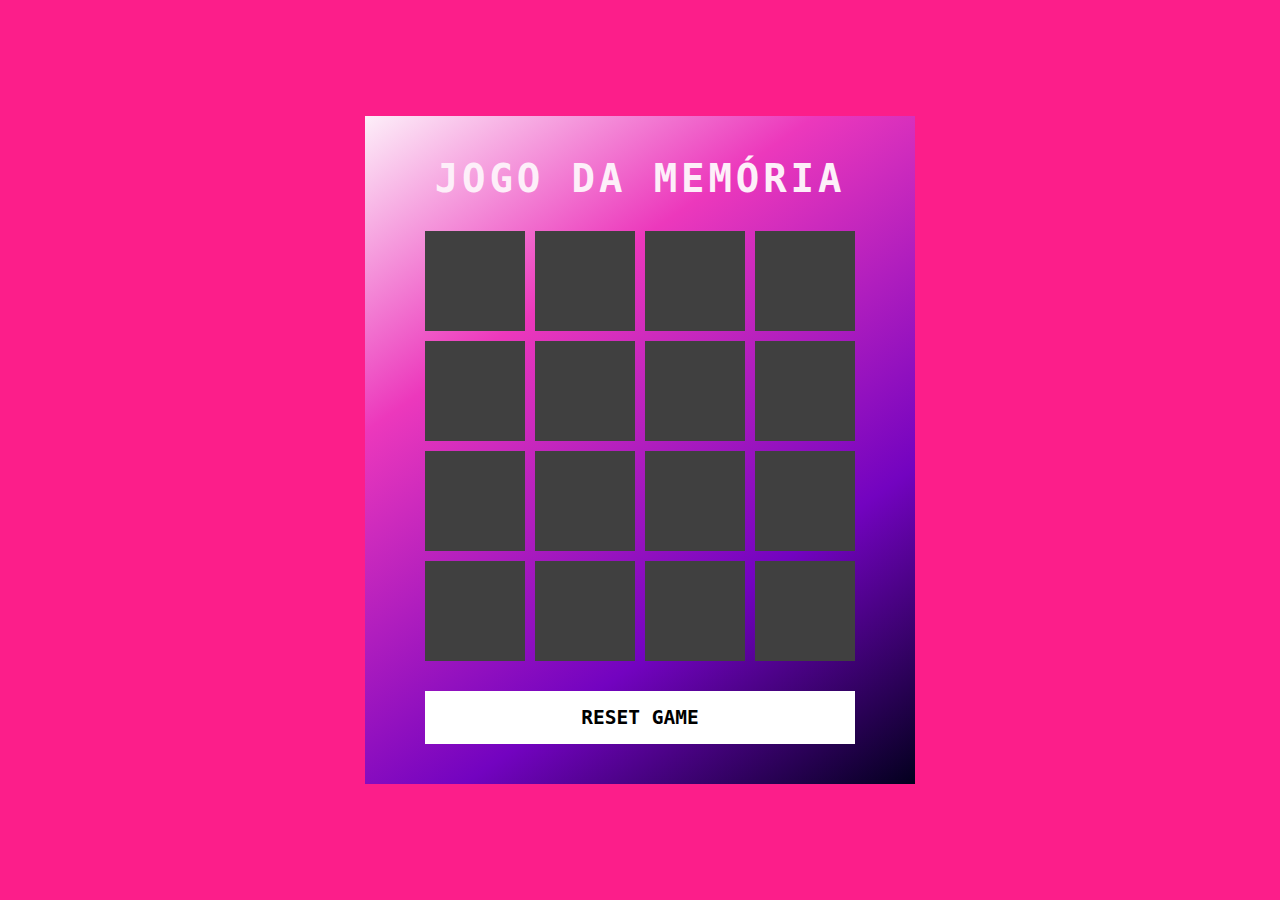
<file: Memory_game/index.html>
<!DOCTYPE html>
<html lang="en">
<head>
    <meta charset="UTF-8">
    <meta name="viewport" content="width=device-width, initial-scale=1.0">
    <title>Jogo da Memória</title>

    <link rel="stylesheet" href="./src/styles/styles.css"></lin>
    <link rel="stylesheet" href="./src/styles/reset.css"></lin>
    
</head>
<body>
    <div class="container">
        <h2>JOGO DA MEMÓRIA</h2>
        
        <div class="game"></div>
        
        <button class="reset" onclick="window.location.reload()">
            RESET GAME
        </button>
    </div>
    

    <script src="./src/scripts/engine.js"></script>
</body>
</html>
</file>
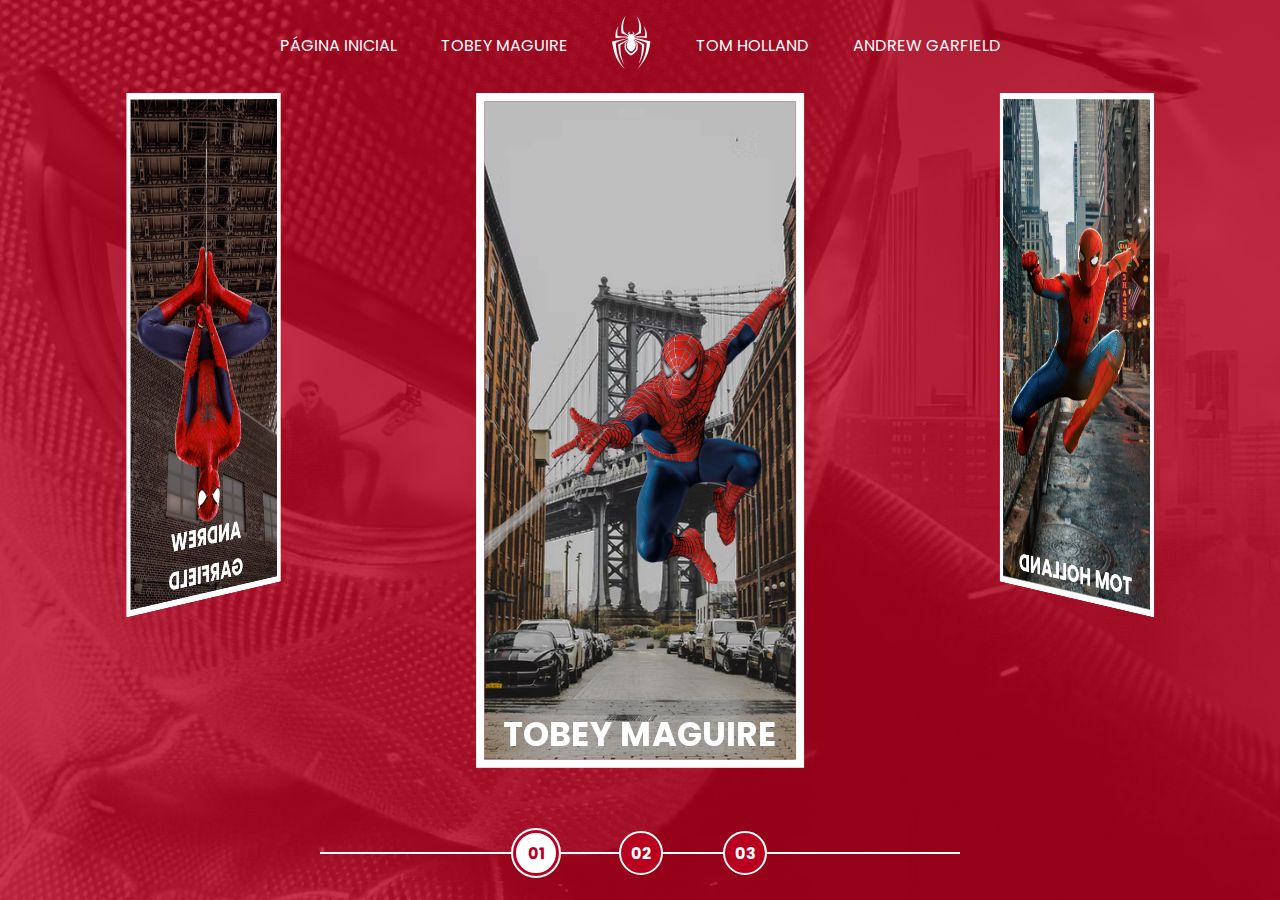
<file: Multiverso_Spider_Man/index.html>
<!DOCTYPE html>
<html lang="pt-br">
<head>
  <meta charset="UTF-8">
  <meta http-equiv="X-UA-Compatible" content="IE=edge">
  <meta name="viewport" content="width=device-width, initial-scale=1.0">
  <link rel="stylesheet" href="./assets/css/home-page-styles.css">
  <script src="./assets/scripts/script.js"></script>
  <title>Spider-Man | Multiversos</title>
</head>
<body>
  <nav class="s-menu">
    <ul>
      <li class="s-menu__item">
        <a href="/">Página Inicial</a>
      </li>
      <li class="s-menu__item">
        <a href="#">Tobey Maguire</a>
      </li>
      <li class="s-menu__item s-menu__icon">
        <img src="./assets/images/icons/spider.svg" alt="Spider-Man Multiverse">
      </li>
      <li class="s-menu__item">
        <a href="#">Tom Holland</a>
      </li>
      <li class="s-menu__item">
        <a href="#">Andrew Garfield</a>
      </li>
    </ul>
  </nav>
  <div class="s-container">
    <div class="s-cards-carousel" style="transform: translateZ(-40vw) rotateY(0deg);">
      <a href="./pages/tobey-maguire/spiderman1.html" class="s-card" id="spider-man-01">
        <img class="s-card__background" src="./assets/images/pic-sm-bg-01.jpg">
        <img class="s-card__image" src="./assets/images/spider-man-01.png" alt="Tobey Maguire">
        <h2 class="s-card__title">Tobey Maguire</h2>
      </a>
      <a href="./pages/tom-holland/spiderman1.html" class="s-card" id="spider-man-02">
        <img class="s-card__background" src="./assets/images/pic-sm-bg-02.jpg">
        <img class="s-card__image" src="./assets/images/spider-man-02.png" alt="Tom Holland">
        <h2 class="s-card__title">Tom Holland</h2>
      </a>
      <a href="./pages/andrew-garfield/spiderman1.html" class="s-card" id="spider-man-03">
        <img class="s-card__background" src="./assets/images/pic-sm-bg-03.jpg">
        <img class="s-card__image" src="./assets/images/spider-man-03.png" alt="Andrew Garfield">
        <h2 class="s-card__title">Andrew Garfield</h2>
      </a>
    </div>
  </div>

  <div class="s-controller">
    <div id="1" onclick="selectCarouselItem(this)" class="s-controller__button s-controller__button--active">
      01
    </div>
    <div id="2" onclick="selectCarouselItem(this)" class="s-controller__button">
      02
    </div>
    <div id="3" onclick="selectCarouselItem(this)" class="s-controller__button">
      03
    </div>
    <div class="s-controller__line"></div>
  </div>
</body>
</html>
</file>
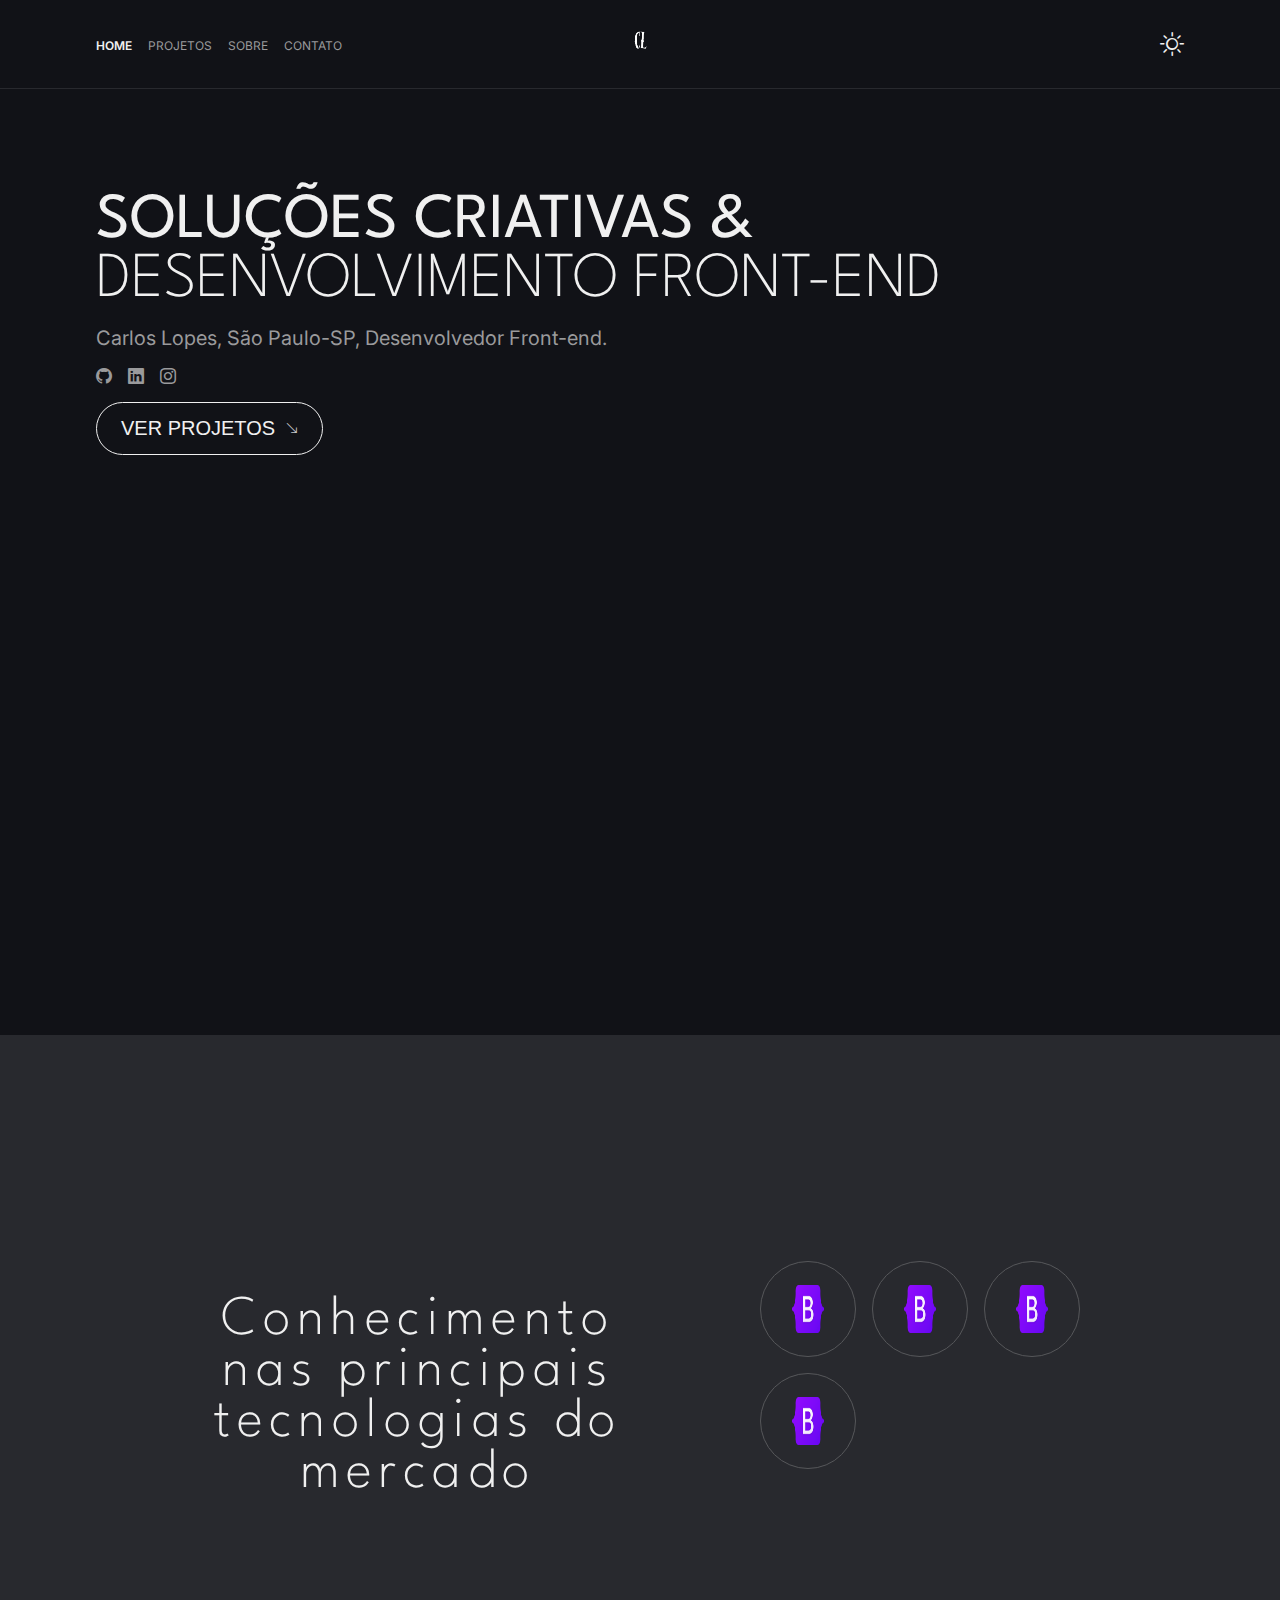
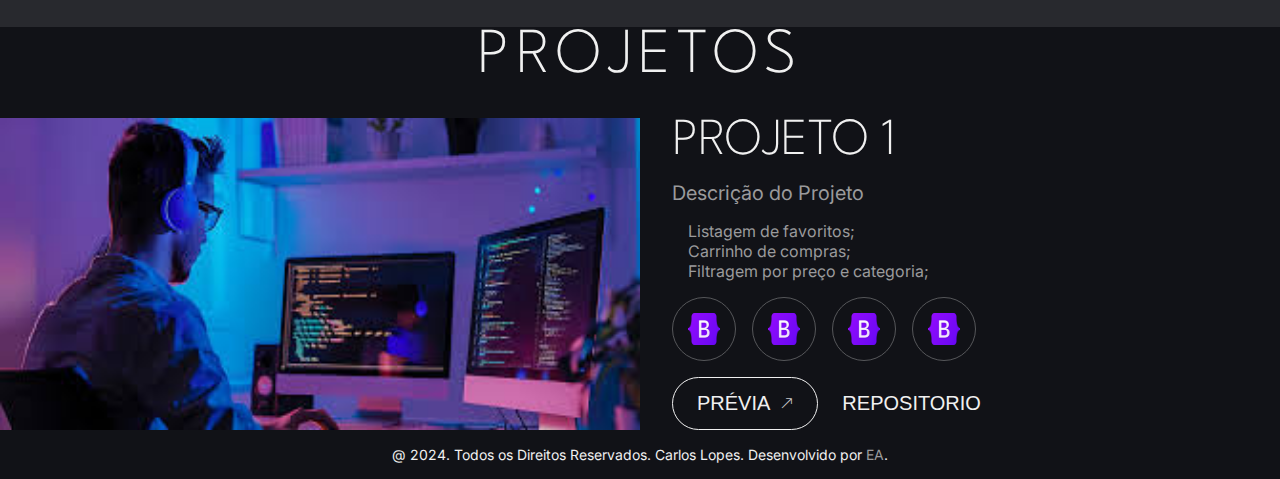
<file: Portifolio/index.html>
<!DOCTYPE html>
<html lang="pt-br" data-theme="dark">
<head>
    <meta charset="UTF-8">
    <meta name="viewport" content="width=device-width, initial-scale=1.0">
    <title>Carlos Lopes | Portifolio</title>
    <meta name="description" content="Portifolio do desenvolvedor front-end Carlos Lopes para compartilhar projetos">

    <link rel="shortcut icon" href="assets/image/favicon-16x16.png" type="image/x-icon">
    <link rel="stylesheet" href="https://cdn.jsdelivr.net/npm/bootstrap-icons@1.11.3/font/bootstrap-icons.min.css">
    <link rel="stylesheet" href="assets/css/styles.css">
</head>
<body>
    <header class="header">
        <nav class="header__nav">
            <ul class="menu menu--principal">
                <li class="menu__item">
                    <a class="menu__link active" href="#home">
                        
                        <span class="menu__text">Home</span>
                    </a>
                </li>
                <li class="menu__item">
                    <a class="menu__link" href="#projeto">
                        
                        <span class="menu__text">Projetos</span>
                    </a>
                </li>
                <li class="menu__item">
                    <a class="menu__link" href="#sobre">
                        
                        <span class="menu__text">Sobre</span>
                    </a>
                </li>
                <li class="menu__item">
                    <a class="menu__link" href="#contato">
                        
                        <span class="menu__text">Contato</span>
                    </a>
                </li>
            </ul>
        </nav>
        <div class="header__brand">
            <img class="brand__logo" src="assets/image/Logo EA.png" alt="Logo EA">
        </div>
        <div class="header__toggle">
        <i id="toggleTheme" class="bi bi-brightness-high"></i>
        </div>
    </header>
    <nav class="nav--mobile">
        <ul class="menu menu--mobile">
            <li class="menu__item">
                <a class="menu__link active" href="#home">
                    <i class="menu__icon bi bi-house-door"></i>
                    <span class="menu__text">Home</span>
                </a>
            </li>
            <li class="menu__item">
                <a class="menu__link" href="#projeto">
                    <i class="menu__icon bi-window-stack"></i>
                    <span class="menu__text">Projetos</span>
                </a>
            </li>
            <li class="menu__item">
                <a class="menu__link" href="#sobre">
                    <i class="menu__icon bi bi-person"></i>
                    <span class="menu__text">Sobre</span>
                </a>
            </li>
            <li class="menu__item">
                <a class="menu__link" href="#contato">
                    <i class="menu__icon bi bi-envelope"></i>
                    <span class="menu__text">Contato</span>
                </a>
            </li>
        </ul>
    </nav>
    <main>
        <div class="main__content1">
            <h1><b>Soluções Criativas &</b> Desenvolvimento Front-end</h1>
            <p>Carlos Lopes, São Paulo-SP, Desenvolvedor Front-end.</p>
            <ul class="menu menu--social">
                <li>
                    <a class="menu__link" href="">
                        <i class="menu__icon bi bi-github"></i>
                    </a>
                </li>
                <li>
                    <a class="menu__link" href="">
                        <i class="menu__icon bi bi-linkedin"></i>
                    </a>
                </li>
                <li>
                    <a class="menu__link" href="">
                        <i class="menu__icon bi bi-instagram"></i>
                    </a>
                </li>
            </ul>
            <button class="btn btn--primary">
                <span>Ver Projetos</span>
                <i class="bi bi-arrow-down-right"></i>
            </button>
        </div>
        <div class="main__content2">
            <iframe src="https://www.youtube.com/embed/HXKz2-Sohfo?si=O5MLQMnerbTmo4lD" title="YouTube video player" frameborder="0" allow="accelerometer; autoplay; clipboard-write; encrypted-media; gyroscope; picture-in-picture; web-share" referrerpolicy="strict-origin-when-cross-origin" allowfullscreen></iframe>
        </div>
    </main>
    <section class="skills">
        <h2>Conhecimento nas principais tecnologias do mercado</h2>
        <ul class="skills__list">
            <li class="skills__item">
                <img class="skills__logo" src="assets/image/Bootstrap.png" alt="Bootstrap">
            </li>
            <li class="skills__item">
                <img class="skills__logo" src="assets/image/Bootstrap.png" alt="Bootstrap">
            </li>
            <li class="skills__item">
                <img class="skills__logo" src="assets/image/Bootstrap.png" alt="Bootstrap">
            </li>
            <li class="skills__item">
                <img class="skills__logo" src="assets/image/Bootstrap.png" alt="Bootstrap">
            </li>
        </ul>
    </section>
    <section id="projects">
        <h2>Projetos</h2>
        <div class="projects__card">
            <img class="card__1" src="assets/image/images.jpg" alt="Project1">
            <div class="card__body">
                <h3 class="card__title">Projeto 1</h3>
                <p class="card__description">Descrição do Projeto</p>
                <ul class="card__list">
                    <li>Listagem de favoritos;</li>
                    <li>Carrinho de compras;</li>
                    <li>Filtragem por preço e categoria;</li>
                </ul>
                <ul class="skills__list">
                    <li class="skills__item">
                        <img class="skills__logo" src="assets/image/Bootstrap.png" alt="Bootstrap">
                    </li>
                    <li class="skills__item">
                        <img class="skills__logo" src="assets/image/Bootstrap.png" alt="Bootstrap">
                    </li>
                    <li class="skills__item">
                        <img class="skills__logo" src="assets/image/Bootstrap.png" alt="Bootstrap">
                    </li>
                    <li class="skills__item">
                        <img class="skills__logo" src="assets/image/Bootstrap.png" alt="Bootstrap">
                    </li>
                </ul>
                <div class="card__buttons">
                    <button class="btn btn--primary"> 
                        <span>Prévia</span>
                        <i class="bi bi-arrow-up-right"></i>
                    </button>
                    <button class="btn"> 
                        <span>Repositorio</span>
                    </button>
                </div>    
            </div>
        </div>

    </section>

    <footer>
        <p>
            @ 2024. Todos os Direitos Reservados. Carlos Lopes. Desenvolvido por <a href="https://github.com/Car-Lopes">EA</a>.
        </p>
    </footer>
    
    <script src="assets/js/scripts.js"></script>
</body>
</html>
</file>
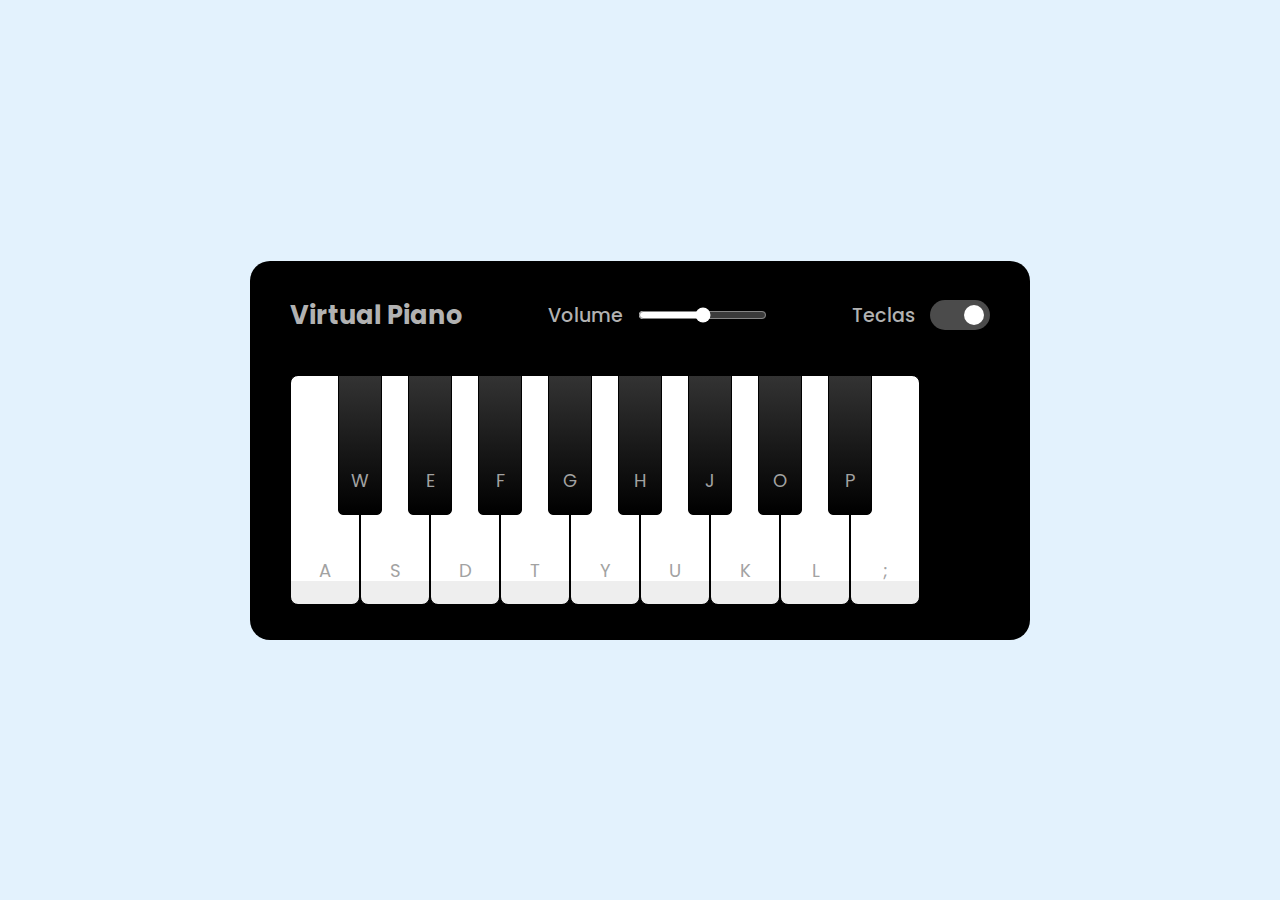
<file: Simulador_Piano/index.html>
<!DOCTYPE html>
<html lang="pt-br">
<head>
    <meta charset="UTF-8">
    <meta name="viewport" content="width=device-width, initial-scale=1.0">
    <title>Simulador de Piano</title>

    <!-- fonts -->
    <link rel="preconnect" href="https://fonts.googleapis.com">
    <link rel="preconnect" href="https://fonts.gstatic.com" crossorigin>
    <link href="https://fonts.googleapis.com/css2?family=Poppins:ital,wght@0,100;0,200;0,300;0,400;0,500;0,600;0,700;0,800;0,900;1,100;1,200;1,300;1,400;1,500;1,600;1,700;1,800;1,900&display=swap" rel="stylesheet">


    <!-- styles -->
    <link rel="stylesheet" href="./src/styles/reset.css">
    <link rel="stylesheet" href="./src/styles/main.css">
</head>
<body>
    <div class="container">
        <header>
            <h2>Virtual Piano</h2>
            <div class="column volume-slider">
                <span>Volume</span> <input type="range" min="0" max="1" value="0.5" step="any">
            </div>
            <div class="column keys-check">
                <span>Teclas</span> <input type="checkbox" checked>
            </div>
        </header>

        <ul class="piano-keys">
            <li class="key white" data-key="a"><span>a</span></li>
            <li class="key black" data-key="w"><span>w</span></li>
            <li class="key white" data-key="s"><span>s</span></li>
            <li class="key black" data-key="e"><span>e</span></li>
            <li class="key white" data-key="d"><span>d</span></li>
            <li class="key black" data-key="f"><span>f</span></li>
            <li class="key white" data-key="t"><span>t</span></li>
            <li class="key black" data-key="g"><span>g</span></li>
            <li class="key white" data-key="y"><span>y</span></li>
            <li class="key black" data-key="h"><span>h</span></li>
            <li class="key white" data-key="u"><span>u</span></li>
            <li class="key black" data-key="j"><span>j</span></li>
            <li class="key white" data-key="k"><span>k</span></li>
            <li class="key black" data-key="o"><span>o</span></li>
            <li class="key white" data-key="l"><span>l</span></li>
            <li class="key black" data-key="p"><span>p</span></li>
            <li class="key white" data-key=";"><span>;</span></li>
        </ul>

    </div>

    
    <script src="./src/script/engine.js" defer></script>
</body>
</html>
</file>
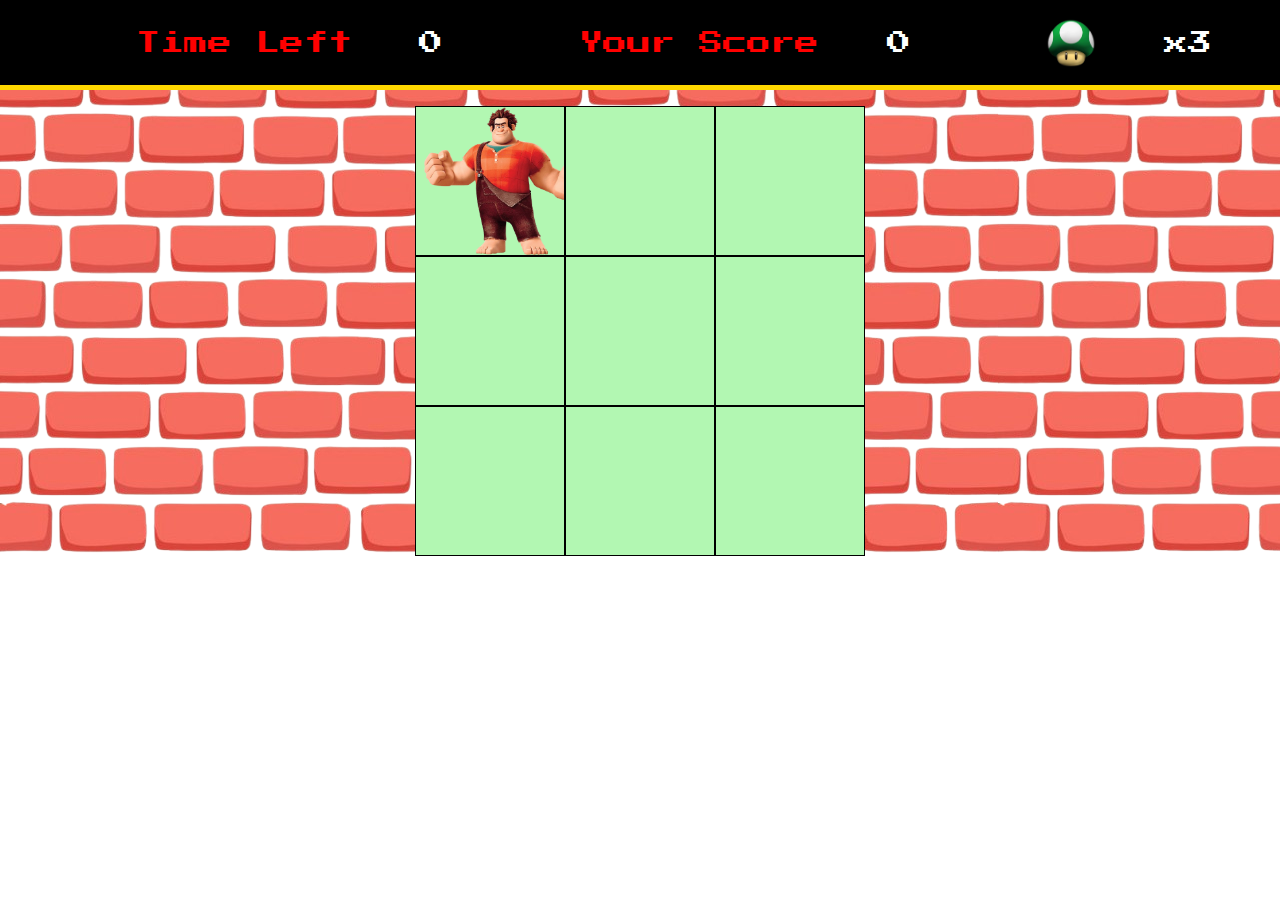
<file: Gamer/Detona_ralph/index.html>
<!DOCTYPE html>
<html lang="pt-br">
<head>
    <!-- sets -->
    <meta charset="UTF-8">
    <meta name="viewport" content="width=device-width, initial-scale=1.0">
    <title>Detona-Ralph</title>

    <!-- fonts -->
    <link rel="preconnect" href="https://fonts.googleapis.com">
    <link rel="preconnect" href="https://fonts.gstatic.com" crossorigin>
    <link href="https://fonts.googleapis.com/css2?family=Press+Start+2P&family=Raleway:ital,wght@0,100..900;1,100..900&display=swap" rel="stylesheet">

    <!-- styles -->
    <link rel="stylesheet" href="./src/styles/reset.css">
    <link rel="stylesheet" href="./src/styles/main.css">
</head>
<body>
    
    <div class="container">
        <div class="menu">
            <div class="menu-time"></div>
                <h2 style="color:red">Time Left</h2>
                <h2 id="time-left">0</h2>
            <div class="menu-score"></div>
                <h2 style="color:red">Your Score</h2>
                <h2 id="score">0</h2>
            <div class="menu-lives"></div>
                <img src="./src/image/vidas-removebg-preview.png" alt="jogador" height="50px">
                <h2>x3</h2>
        </div>
        <div class="panel">
            <div class="panel-row">
                <div class="square enemy" id="1"></div>
                <div class="square" id="2"></div>
                <div class="square" id="3"></div>
            </div>
            
            <div class="panel-row">
                <div class="square" id="4"></div>
                <div class="square" id="5"></div>
                <div class="square" id="6"></div>
            </div>

            <div class="panel-row">
                <div class="square" id="7"></div>
                <div class="square" id="8"></div>
                <div class="square" id="9"></div>
            </div>




        </div>

    </div>


    <script defer src="./src/scripts/engine.js"></script>
</body>
</html>
</file>
<file: Memory_game/src/styles/styles.css>
body {
    display: flex;
    justify-content: center;
    align-items: center;
    min-height: 100vh;
    background: #fc1e8a;
    user-select: none;
}

.container {
    position: relative;
    display: flex;
    flex-direction: column;
    justify-content: center;
    align-items: center;
    gap: 30px;
    background: linear-gradient(325deg,#03001e 0%,#7303c0 30%, #ec38bc 70%, #fdeff9 100%);
    padding: 40px 60px;
}

h2 {
    font-size: 3em;
    color: #fdeff9;
    text-transform: uppercase;
    letter-spacing: 0.1em;
}

.reset {
    padding: 15px 20px;
    width: 100%;
    color: #000;
    background-color: #fff;
    border: none;
    font-size: 1.5em;
    text-transform: uppercase;
    cursor: pointer;
    font-weight: 600;
}

.reset:focus{
    color: #ec38bc;
    background-color: #262826
}

.game {
    /*border: 1px solid red;*/
    width: 430px;
    height: 430px;
    display: flex;
    flex-wrap: wrap;
    gap: 10px;
    transform-style: preserve-3d;
    perspective: 500px;
}

.item {
    position: relative;
    width: 100px;
    height: 100px;
    display: flex;
    align-items: center;
    justify-content: center;
    background-color: #fff;
    font-size: 3em;
    transform: rotateY(180deg);
    transition: 0.25s;
}

.item::after {
    content: "";
    position: absolute;
    inset: 0;
    background: #404040;
   /* opacity: 0.85;*/
    transition: 0.25s;
    transform: rotateY(0deg);
    backface-visibility: hidden;
}

.item.boxOpen {
    transform: rotateY(0deg);
}

.boxOpen::after,
.boxMath::after {
    transform: rotateY(180deg);
}
</file>
<file: Portifolio/assets/css/styles.css>
/* Fonts */
@import url('https://fonts.googleapis.com/css2?family=Inter:ital,opsz,wght@0,14..32,100..900;1,14..32,100..900&display=swap');
@import url('https://fonts.googleapis.com/css2?family=League+Spartan:wght@100..900&display=swap');

/* variaveis de paleta de cores*/
:root, :root[data-theme='dark'] {
    --primary-color: #F0F0F0;
    
    --primary-bg-color: #111217;    
    --secondary-bg-color: #28292E;
    --primary-border-color: #28292E;
    --secondary-border-color: #56575A;

    --title-color: #9A9A9C;
    --text-color: #9A9A9C;
    --link-color: #9A9A9C;
    --icon-color: #C7C8C9;
}

:root[data-theme='light'] {
    --primary-color: #0B0B0F;
    
    --primary-bg-color: #E9E9E9;    
    --secondary-bg-color: #C7C8C9;
    --primary-border-color: #C7C8C9;
    --secondary-border-color: #C7C8C9;

    --title-color: #08080F;
    --text-color: #28292E;
    --link-color: #28292E;
    --icon-color: #56575A;
}

html[data-theme='light'] .brand__logo {
    filter: invert();
}


* {
    margin: 0;
    padding: 0;
    /* background-color: aquamarine; */
    box-sizing: border-box; /* O tomanho total do elemento tanto borda e conteudo preencha dentro da dimensão estipulado */
    vertical-align: baseline; /* centralizado */
    list-style: none; /*para não ficar marcação quando inserir uma lista */
}

body {
    background: var(--primary-bg-color);
    font-family: 'Inter', Tahoma, Geneva, Verdana, sans-serif;
}

a {
    text-decoration: none;
    color: var(--text-color);
}

a:hover {
    color: var(--primary-color);
    font-weight: 600;
}

i {
    color: var(--icon-color);
}

p {
    text-decoration: none;
    color: var(--text-color);
    font-size: 1.25rem;
    text-align: justify;
}


b {
    font-weight: 400;
}

h1 {
    font-size: 2.5rem;
    font-weight: 200;
}

h2 {
    font-size: 2rem;
    text-align: center;
    margin-bottom: 2rem;
}

h1, h2, h3 {
    font-family: 'League Spartan', Tahoma, Geneva, Verdana, sans-serif;
    color: var(--primary-color);
    text-transform: uppercase;
    font-weight: 200;
}


.header {
    display: flex;
    flex-flow: row wrap;
    justify-content: space-between;
    align-items: center;
    width: 100%;
    padding: 0.5rem 1rem;
}

.header__toggle {
    display: flex;
    justify-content: flex-end;
}

.header__brand .brand__logo {
    width: 3.25rem;
    height: 3.25rem;
}

#toggleTheme {
    font-size: 1.5rem;
    color: var(--primary-color);
    cursor: pointer;
    transition: ease-in-out .4s;
}

.menu {
    display: flex;
    align-items: center;
    background: var(--primary-bg-color);
}

.menu__item {
    width: 100%;
}

.menu--mobile {
    width: 100vw;
    position: fixed;
    bottom: 0;
    justify-content: space-between;
    border-top: 1px solid var(--primary-border-color);
}

.menu--mobile .menu__link {
    display: flex;
    flex-direction: column;
    justify-content: center;
    align-items: center;
    gap: .5rem; 
} 

.menu__link.active .menu__icon, 
.menu__link.active .menu__text,
.menu__link:hover .menu__icon, 
.menu__link:hover .menu__text {
    color: var(--primary-color);
    font-weight: 600;
}

.menu__icon, 
.menu__text {
    color: var(--text-color);
}

.menu__icon {
    font-size: 1,5rem;
}

.menu__text {
    font-size: 0.75rem;
    text-transform: uppercase;
}

.header__nav {
    display: none;
}

.menu--principal {
    gap: 1rem;
}

.menu--social {
    gap: 1rem;
}

.btn {
    display: flex;
    align-items: center;
    justify-content: center;
    gap: 0.625rem;
    width: 100%;
    background: transparent;
    border-radius: 3.125rem;
    border: none;
    padding: 0.875rem 1.5rem;
    transition: ease-in-out .3s;
    cursor: pointer;
    color: var(--primary-color);
}

.btn:hover {
    transform: scale(1.05);
    transition: ease-in-out .3s;
}

.btn span{
    font-size: 1.25rem;
    text-transform: uppercase;
}

.btn--primary {
    border: 1px solid var(--primary-color);   
}

.btn--primary span {
    color: var(--primary-color);
}

main, .projects {
    padding: 2.5rem 1rem;
}



main{
    display: flex;
    flex-direction: column;
    gap: 2rem;
}

.main__content1 {
    display: flex;
    flex-direction: column;
    gap: 1.5rem;
}

.main__content2 {
    width: 100%;
    aspect-ratio: 16/9;
}

.skills {
    display: flex;
    flex-direction: column;
    justify-content: flex-start;
    align-items: center;
    padding: 6.25rem 1rem 2rem;
    background: var(--secondary-bg-color);
    margin-top: -5.5rem;
    gap: 1.25rem;
}

.skills h2{
    font-size: 2rem;
    text-transform: none;
}

.skills__list {
    display: flex;
    flex-flow: row wrap;
    gap: .5rem;
}

.skills__item {
    display: flex;
    flex-direction: row;
    justify-content: center;
    align-items: center;
    width: 4.8rem;
    height: 4.8rem;
    aspect-ratio: 1/1;
    border: 1px solid var(--secondary-border-color);
    border-radius: 50rem;    
}

.skills__logo {
    width: 32px;
    height: 32px;
}

.projects {
    display: flex;
    flex-direction: column;
}

.projects__card {
    display: flex;
    flex-direction: column;
    gap: 2rem;
}

.card__1{
    width: 100%;
}

.card__body {
    display: flex;
    flex-direction: column;
    justify-content: flex-end;
    align-items: flex-start;
    gap: 1rem
}

.card__title {
    font-size: 1.5rem;
}

.card__description {
    font-size: 1rem;
    color: var(--title-color);
}

.card__list {
    margin-left: 1rem;
    color: var(--text-color);
}

.card__item {
    list-style: disc;
}

.card__buttons {
    display: flex;
}

.card__body .skills__item {
    width: 4rem;
    height: 4rem;
}

.card__body .skills__logo {
    height: 2rem;
}

footer {
    margin-bottom: 5rem;
}

footer p{
    color: var(--primary-color);
    font-size: .875rem;
    text-align: center;
    padding: 1rem;
}


@media (min-width: 768px) {
    .header {
        position: fixed;
        border-bottom: 1px solid var(--primary-border-color);
        padding: 1rem 6rem;
        background: var(--primary-bg-color);
    }

    .nav--mobile {
        display: none;
    }

    .header__nav {
        display: flex;
    }

    .header__nav,
    .header__toggle {
        min-width: 30%;
    }

    h1 {
        font-size: 4rem;
    }

    h2 {
        font-size: 3rem;
        letter-spacing: 0.4rem;
    }

    main, .projects {
        padding: 8rem 6rem 4rem 6rem;
    }
    .main__content1 {
        display: flex;
        flex-direction: column;
        align-items: flex-start;
        gap: 1rem;
    }

    .skills {
        padding: 6.25rem 6rem 2rem 6rem;
        margin-top: -6rem;
    }

    footer {
        margin: 0;
    }
}

@media (min-width: 1200px) {
    h2 {
        font-size: 4rem;
    }
    main {
        padding: 12rem 6rem 2rem;
    }

    .main__content1 .btn {
        width: auto;
    }

    .skills {
        flex-direction: row;
        justify-content: space-between;
    }

    .skills h2{
        font-size: 3.5rem;
        width: 60%;   
        padding: 10rem 6rem 4rem; 
    }

    .skills__list {
        gap: 1rem;
    }

    .skills__item {
        width: 6rem;
        height: 6rem;
    }

    .skills__logo {
        height: 3rem;
    }

    .projects__card {
        flex-direction: row;
    }

    .card__1 {
        width: 50%;
    }

    .card__title{
        font-size: 3.25rem;
    }

    .card__description, .card__item {
        font-size: 1.25rem;
    }

    .card__buttons .btn {
        width: auto;
    }
}

@media (min-width: 1400px) {
    h2 {
        font-size: 5rem;
    }

    p {
        font-size: 1.5rem;
    }

    h1 {
        font-family: 6.25rem;
    }

    .header {
        padding: 1rem 15rem;
    }

    main {
        padding: 12rem 15rem 2rem;
    }

    .skills {
        padding: 10rem 10rem 4rem;
    }
}
</file>
<file: Simulador_Piano/src/styles/main.css>
body {
    display: flex;
    align-items: center;
    justify-content: center;
    min-height: 100vh;
    background-color: #e3f2fd;
    color: #fff;
}

.container {
    width: 780px;
    border-radius: 20px;
    padding: 35px 40px;
    background: black;
}

.container header {
    color: #b2b2b2;
    display: flex;
    align-items: center;
    justify-content: space-between;
}

header h2 {
    font-size: 1.6rem;
}

header .column {
    display: flex;
    align-items: center;
}

header .column span {
    font-weight: 500;
    margin-right: 15px;
    font-size: 1.19rem;
}

.volume-slider input {
    accent-color: #fff;
}

.keys-check input {
    width: 60px;
    height: 30px;
    appearance: none;
    border-radius: 30px;
    background-color: #4b4b4b;
    cursor: pointer;
    position: relative;
}

.keys-check input::before {
    content: "";
    height: 20px;
    width: 20px;
    background-color: #8c8c8c;
    top: 50%;
    left: 0.3rem;
    border-radius: inherit;
    position: absolute;
    transform: translateY(-50%);
    transition: all 0.3s ease;
}

.keys-check input:checked::before { 
    left: 2.1rem;
    background-color: #fff;
}

.piano-keys {
    display: flex;
    margin-top: 40px;
}

.piano-keys .key {
    cursor: pointer;
    user-select: none;
    list-style: none;
    color: #a2a2a2;
    position: relative;
    text-transform: uppercase;
}

.piano-keys .white {
    width: 70px;
    height: 230px;
    border: 1px solid black;
    border-radius: 8px;
    background: linear-gradient(#fff 90%, #eee 4%);
}

.piano-keys .black {
    width: 44px;
    height: 140px;
    z-index: 2;
    margin:  0 -22px 0 -22px;
    border: 1px solid black;
    border-radius: 8px;
    border-radius: 0 0 5px 5px;
    background: linear-gradient(#333 , #000);
}

.piano-keys span {
    position: absolute;
    bottom: 20px;
    width: 100%;
    text-align: center;
    font-size: 1.13rem;
}

.piano-keys .white.active {
    box-shadow: inset -5px 5px 20px rgba(0, 0, 0, 0.2);
    background: linear-gradient(to bottom #fff 0%, #eee 100%);
}

.piano-keys .black.active {
    box-shadow: inset -5px 5px 10px rgba(255, 255, 255, 0.1);
    background: linear-gradient(to bottom #000 , #434343);
}

.piano-keys .key.hide span {
    display: none;
}
</file>
<file: Gamer/Detona_ralph/src/styles/main.css>
.container {
    display: flex;
    flex-direction: column;
    height: 100%;
    background-image: url("../image/tijolos-removebg-preview.png");
}

.menu {
    display: flex;
    justify-content: space-evenly;
    align-items: center;

    height: 90px;
    width: 100%;
    background-color: #000000;
    color: #ffffff;
    border-bottom: 5px solid gold;
}

.panel {
    margin-top: 1rem;
    display: flex;
    justify-content: center;
    align-items: center;
}

.square {
    height: 150px;
    width: 150px;
    border: 1px solid black;
    background-color: rgb(178, 247, 178);
}

.enemy {
    background-image: url(../image/ralph-removebg-preview.png);
    background-size: cover;
}

.menu-lives {
    display: flex;
    align-items: center;
    justify-content: center;
}

.menu-time h2:nth-child(2),
.menu-score h2:nth-child(2) {
    margin-top: 1rem;
}
</file>
<file: Multiverso_Spider_Man/assets/css/home-page-styles.css>
@import url('reset.css');
@import url('global.css');

body {
  background-color: var(--primary-color);
}

body::before {
  content: "";
  background-image: url('../images/spider-man-background.jpg');
  background-repeat: no-repeat;
  background-position: center;
  background-size: cover;
  width: 100%;
  height: 100%;
  position: absolute;
  opacity: 0.2;
  transition: background-image 1s ease-in-out, opacity 1s ease-in-out;
}

.s-menu {
  padding: 1rem 0;
  width: 100%;
  text-align: center;
  position: relative;
}

.s-menu__item {
  display: inline-block;
  text-transform: uppercase;
  margin: 0 1.25rem;
}

.s-menu__icon {
  width: 2.5rem;
  margin: 0 1.25rem;
  vertical-align: middle;
}

.s-container {
  position: relative;
  display: flex;
  align-items: center;
  justify-content: space-evenly;
  perspective: 3000px;
}

.s-card {
  border: 0.5rem solid white;
  width: 100%;
  height: 70vh;
  position: absolute;
  transition: filter .5s ease-in-out;
}

.s-card:nth-child(1) {
  transform: rotateY(0deg) translateZ(50vw);
}

.s-card:nth-child(2) {
  transform: rotateY(120deg) translateZ(50vw);
}

.s-card:nth-child(3) {
  transform: rotateY(240deg) translateZ(50vw);
}

.s-card__background {
  width: 100%;
  height: 100%;
  object-fit: cover;
  position: absolute;
  opacity: 1;
  transition: opacity 1s ease-in-out;
}

.s-card__image {
  width: 100%;
  height: 100%;
  object-fit: contain;
  position: relative;
  transition: 1s ease-in-out;
}

.s-card__title {
  font-size: 2rem;
  text-transform: uppercase;
  text-align: center;
  position: absolute;
  width: 100%;
  bottom: 0;
  transition: bottom 1s ease-in-out;
}

.s-controller {
  position: absolute;
  display: flex;
  justify-content: center;
  align-items: center;
  margin-top: 3rem;
  bottom: 1.5rem;
  width: 100%;
}

.s-controller__button {
  display: flex;
  align-items: center;
  justify-content: center;
  width: 2.5rem;
  height: 2.5rem;
  border: 2px solid white;
  border-radius: 50%;
  background-color: var(--primary-color);
  text-align: center;
  font-size: 1rem;
  font-weight: bold;
  cursor: pointer;
  z-index: 1;
  transition: transform 0.3s ease-in-out;
}

.s-controller__button:hover {
  transform: scale(1.1);
}

.s-controller__button:nth-child(2) {
  margin: 0 3.75rem;
}

.s-controller__button--active {
  background-color: white;
  color: var(--primary-color);
  border: 0.1875rem solid var(--primary-color);
  outline: 0.125rem solid white;
}

.s-controller__line {
  background-color: white;
  width: 50%;
  height: 2px;
  position: absolute;
}

/* Hover Animation */

.s-card--hovered .s-card__background {
  cursor: pointer;
  opacity: 0;
}

.s-card--hovered .s-card__image {
  transform: scale(1.4);
  filter: drop-shadow(30px 10px 4px rgba(0, 0, 0, .5));
}

body#spider-man-01-hovered::before {
  background-image: url('../images/pic-sm-bg-01.jpg');
}

body#spider-man-02-hovered::before {
  background-image: url('../images/pic-sm-bg-02.jpg');
}

body#spider-man-03-hovered::before {
  background-image: url('../images/pic-sm-bg-03.jpg');
}

body[id^="spider-man-"]::before {
  opacity: 1;
}

body[id^="spider-man-"] .s-card:not(.s-card--hovered) {
  filter: grayscale(100%);
}

.s-card--hovered .s-card__title {
  bottom: 50%;
}

.s-cards-carousel {
  display: flex;
  justify-content: center;
  width: calc(100vw / 3 - 10%);
  transform-style: preserve-3d;
  transition: transform 0.4s ease-in;
}
</file>
